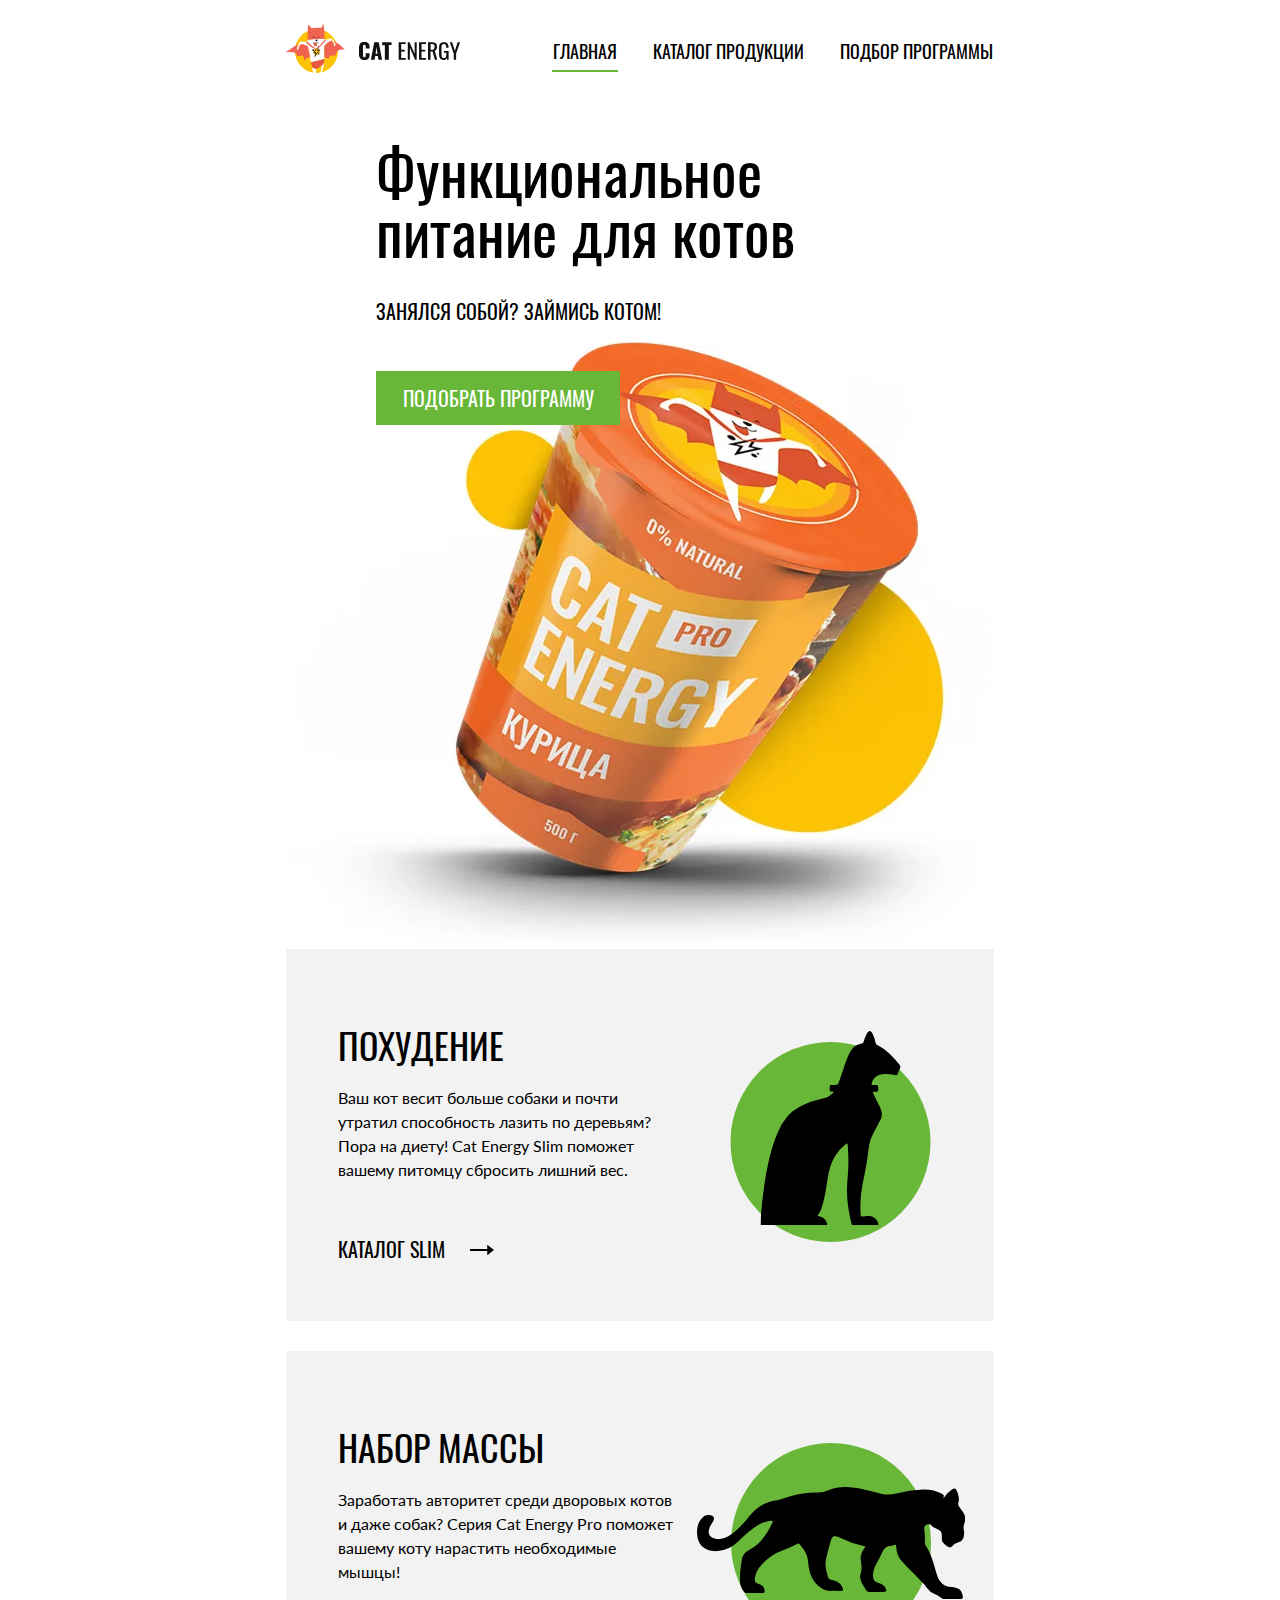
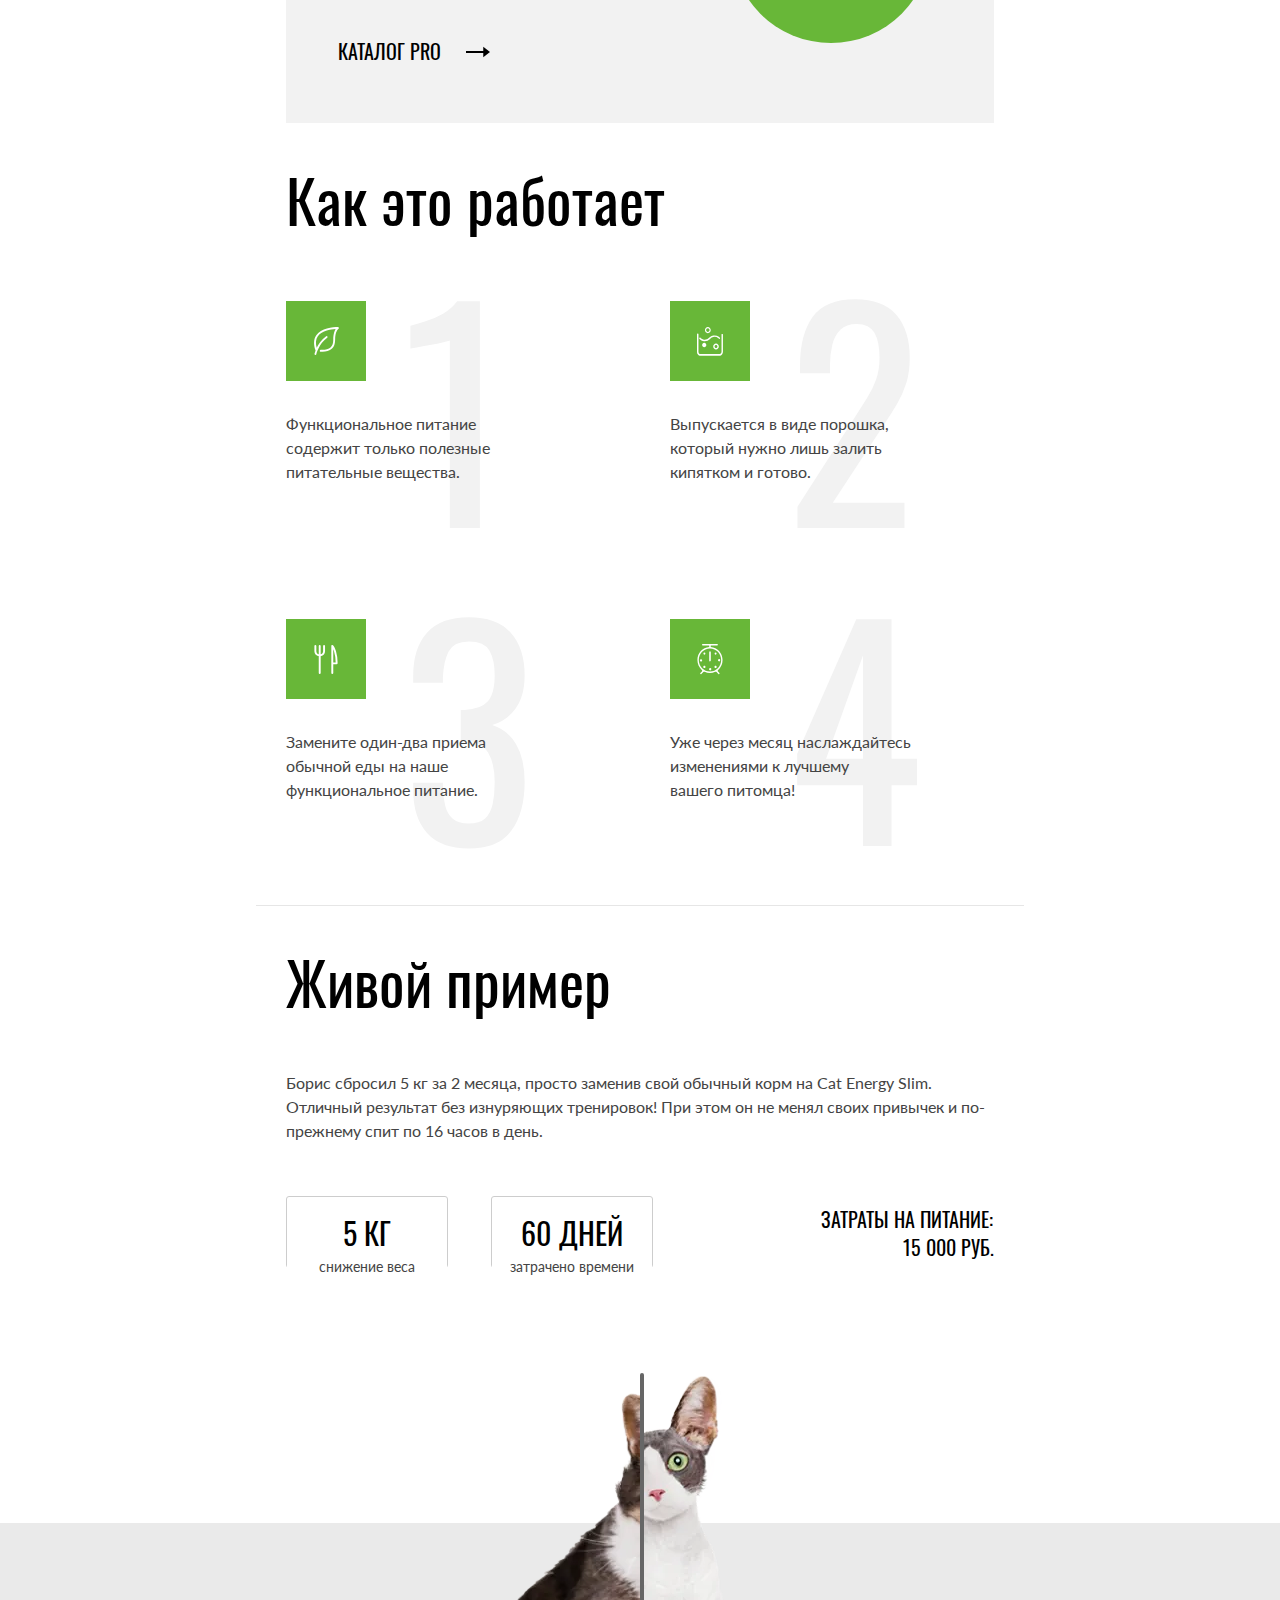
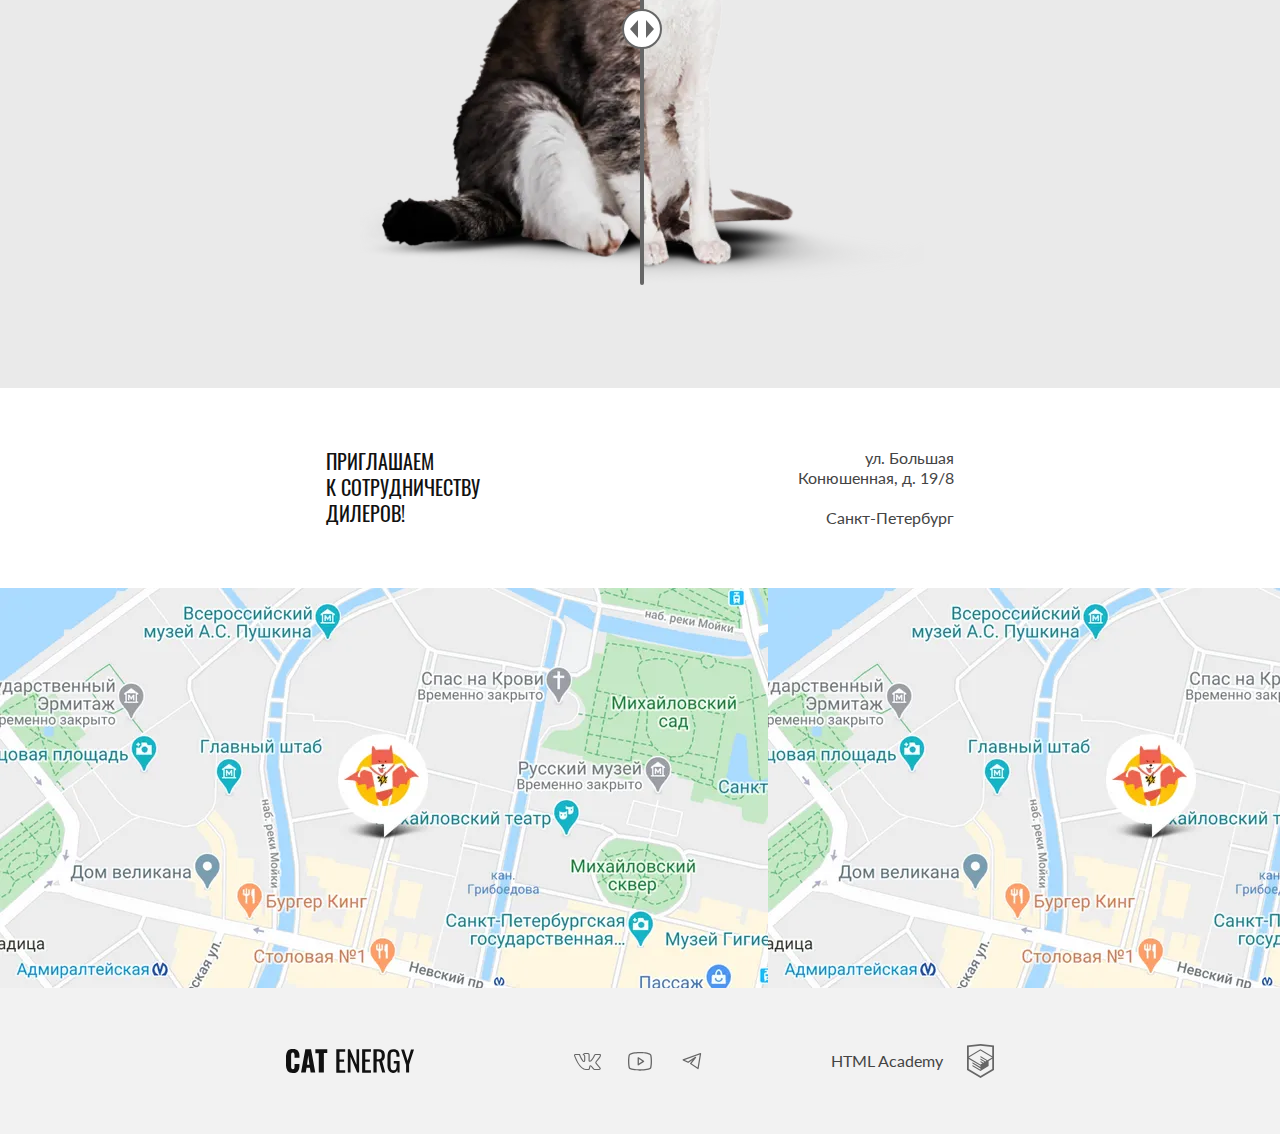
<file: index.html>
<!DOCTYPE html><html class="page" lang="ru"><head><meta charset="UTF-8"><title>Интернет-магазин Cat Enegry | Главная страница</title><meta name="viewport" content="width=device-width,initial-scale=1"><link rel="preload" href="fonts/lato/Lato-Regular.woff2" as="font" type="font/woff" crossorigin="anonymous"><link rel="preload" href="fonts/oswald/oswaldregular.woff2" as="font" type="font/woff" crossorigin="anonymous"><link rel="icon" href="favicon.ico"><link rel="icon" href="favicons/icon.svg" type="image/svg+xml"><link rel="apple-touch-icon" href="favicons/apple-touch-icon.png"><link rel="manifest" href="manifest.webmanifest"><link rel="stylesheet" href="styles/styles.css"><script src="scripts/index.js" defer="defer"></script></head><body class="page__body"><header class="main-header" data-test="header"><div class="main-header__wrapper container"><a class="main-header__logo logo" href="index.html"><picture><source media="(min-width: 1440px)" srcset="images/logo/logo-desctop.svg" width="70" height="59" type="image/svg+xml"><source media="(min-width: 768px)" srcset="images/logo/logo-tablet.svg" width="60" height="50" type="image/svg+xml"><img class="logo__logo-icon" src="images/logo/logo-mobile.svg" width="33" height="38" alt="Логотип Cat Energy"></picture><img class="logo__text logo__text--header" src="images/logo/logo-text-mobile.svg" width="101" height="18" alt="Cat Energy"></a><nav class="navigation navigation--closed navigation--nojs"><button class="navigation__toggle" type="button"><span class="visually-hidden">Открыть меню</span></button><ul class="navigation__list navigation__list--accent-color"><li class="navigation__item"><a class="navigation__link navigation__link--current" href="#">Главная</a></li><li class="navigation__item"><a class="navigation__link" href="catalog.html">Каталог продукции</a></li><li class="navigation__item"><a class="navigation__link" href="form.html">Подбор программы</a></li></ul></nav></div></header><main class="main-container"><h1 class="visually-hidden">Интернет-магазин Кэт-энерджи</h1><section class="hero" data-test="hero"><div class="hero__wrapper container"><h2 class="hero__title first-title">Функциональное питание для котов</h2><p class="hero__slogan">Занялся собой? Займись котом!</p><div class="hero__picture"><picture><source type="image/webp" media="(min-width: 1440px)" width="552" height="499" srcset="images/hero/hero-desctop@1x.webp, images/hero/hero-desctop@2x.webp 2x"><source type="image/webp" media="(min-width: 768px)" width="709" height="609" srcset="images/hero/hero-tablet@1x.webp, images/hero/hero-tablet@2x.webp 2x"><source type="image/webp" srcset="images/hero/hero-mobile@1x.webp, images/hero/hero-mobile@2x.webp 2x"><source media="(min-width: 1440px)" srcset="images/hero/hero-desctop@1x.png, images/hero/hero-desctop@2x.png 2x" width="552" height="499" type="image/png"><source media="(min-width: 768px)" srcset="images/hero/hero-tablet@1x.png, images/hero/hero-tablet@2x.png 2x" width="709" height="609" type="image/png"><img class="hero__image" src="images/hero/hero-mobile@1x.png" srcset="images/hero/hero-mobile@2x.png 2x" width="280" height="270" alt="Изображение питания для кота"></picture></div><a class="hero__button button button--big" href="form.html">Подобрать программу</a></div></section><section class="programm" data-test="programs"><div class="programm__wrapper container"><h2 class="visually-hidden">Каталог продукции</h2><ul class="programm__list"><li class="programm__item programm__item--slim"><h3 class="programm__title">Похудение</h3><p class="programm__text first-text">Ваш кот весит больше собаки и почти утратил способность лазить по деревьям? Пора на диету! Cat Energy Slim поможет вашему питомцу сбросить лишний вес.</p><a class="programm__button" href="catalog.html">Каталог slim</a></li><li class="programm__item programm__item--pro"><h3 class="programm__title">Набор массы</h3><p class="programm__text first-text">Заработать авторитет среди дворовых котов и даже собак? Серия Cat Energy Pro поможет вашему коту нарастить необходимые мышцы!</p><a class="programm__button" href="catalog.html">Каталог pro</a></li></ul></div></section><section class="advantages" data-test="features"><div class="advantages__wrapper container"><h2 class="advantages__title first-title">Как это работает</h2><ul class="advantages__list"><li class="advantages__item advantages__item--icon-leaf"><p class="advantages__text first-text">Функциональное питание содержит только полезные питательные вещества.</p></li><li class="advantages__item advantages__item--icon-water"><p class="advantages__text first-text">Выпускается в виде порошка, который нужно лишь залить кипятком и готово.</p></li><li class="advantages__item advantages__item--icon-eat"><p class="advantages__text first-text">Замените один-два приема обычной еды на наше функциональное питание.</p></li><li class="advantages__item advantages__item--icon-period"><p class="advantages__text first-text">Уже через месяц наслаждайтесь изменениями к лучшему вашего&nbsp;питомца!</p></li></ul></div></section><section class="statistics" data-test="proof"><div class="statistics__wrapper container"><h2 class="statistics__title first-title">Живой пример</h2><div class="statistics__info"><p class="statistics__text first-text">Борис сбросил 5 кг за 2 месяца, просто заменив свой обычный корм на Cat Energy Slim. Отличный результат без&nbsp;изнуряющих тренировок! При этом он не менял своих привычек и по-прежнему спит по 16 часов в день.</p><ul class="statistics__list"><li class="statistics__item"><span class="statistics__number">5 кг</span> <span class="statistics__description">снижение веса</span></li><li class="statistics__item"><span class="statistics__number">60 дней</span> <span class="statistics__description">затрачено времени</span></li></ul><p class="statistics__total">Затраты на питание:<span class="statistics__price">15 000 РУБ.</span></p></div><div class="statistics__slider slider"><picture><source type="image/webp" media="(min-width: 768px)" srcset="images/slider/fat-cat-tablet@1x.webp, images/slider/fat-cat-tablet@2x.webp 2x"><source type="image/webp" srcset="images/slider/fat-cat-mobile@1x.webp, images/slider/fat-cat-mobile@2x.webp 2x"><source media="(min-width: 768px)" srcset="images/slider/fat-cat-tablet@1x.png, images/slider/fat-cat-tablet@2x.png 2x" width="560" height="512" type="image/png"><img class="slider__img slider__img--before" src="images/slider/fat-cat-mobile@1x.png" srcset="images/slider/fat-cat-mobile@2x.png 2x" width="280" height="256" alt="Изображение толстого кота"></picture><div class="slider__toggle"><button class="slider__button" type="button"><span class="visually-hidden">Передвинуть ползунок слайдера</span></button></div><picture><source type="image/webp" media="(min-width: 768px)" srcset="images/slider/slim-cat-tablet@1x.webp, images/slider/slim-cat-tablet@2x.webp 2x"><source type="image/webp" srcset="images/slider/slim-cat-mobile@1x.webp, images/slider/slim-cat-mobile@2x.webp 2x"><source media="(min-width: 768px)" srcset="images/slider/slim-cat-tablet@1x.png, images/slider/slim-cat-tablet@2x.png 2x" width="560" height="512" type="image/png"><img class="slider__img slider__img--after" src="images/slider/slim-cat-mobile@1x.png" srcset="images/slider/slim-cat-mobile@2x.png 2x" width="280" height="256" alt="Изображение стройного кота"></picture></div></div></section><section class="contacts" data-test="contacts"><div class="contacts__wrapper container"><h2 class="visually-hidden">Контакты</h2><p class="contacts__slogan catalog-title">Приглашаем к&nbsp;сотрудничеству дилеров!</p><address class="contacts__address first-text">ул. Большая Конюшенная, д. 19/8 <span class="contacts__address-city">Санкт-Петербург</span></address></div><div class="contacts__map-container"><iframe src="https://www.google.com/maps/embed?pb=!1m18!1m12!1m3!1d1998.6036257197604!2d30.32047247643529!3d59.93871916209452!2m3!1f0!2f0!3f0!3m2!1i1024!2i768!4f13.1!3m3!1m2!1s0x4696310fca145cc1%3A0x42b32648d8238007!2z0JHQvtC70YzRiNCw0Y8g0JrQvtC90Y7RiNC10L3QvdCw0Y8g0YPQuy4sIDE5LzgsINCh0LDQvdC60YIt0J_QtdGC0LXRgNCx0YPRgNCzLCDQoNC-0YHRgdC40Y8sIDE5MTE4Ng!5e0!3m2!1sru!2s!4v1716562165435!5m2!1sru!2s" allowfullscreen="" loading="lazy" referrerpolicy="no-referrer-when-downgrade" title="Карта магазина по адресу ул.Большая Конюшенная, д.19/8, Санкт-Петербург"></iframe></div></section></main><footer class="main-footer" data-test="footer"><div class="main-footer__wrapper container"><a class="main-footer__logo logo" href="https://htmlacademy.ru/intensive/adaptive"><img class="logo__text logo__text--footer" src="images/logo/logo-footer.svg" width="128" height="24" alt="Логотит интернет-магазина Cat Energy"></a><ul class="main-footer__social social-list"><li class="social-list__item"><a class="social-list__link social-list__link--vkontakte" href="https://vk.com/htmlacademy" target="_blank" rel="noopener noreferrer"><span class="visually-hidden">Вконтакте</span></a></li><li class="social-list__item"><a class="social-list__link social-list__link--youtube" href="https://www.youtube.com/user/htmlacademyru" target="_blank" rel="noopener noreferrer"><span class="visually-hidden">Ютуб</span></a></li><li class="social-list__item"><a class="social-list__link social-list__link--telegram" href="https://t.me/htmlacademy" target="_blank" rel="noopener noreferrer"><span class="visually-hidden">Телеграм</span></a></li></ul><a class="main-footer__copyright copyright-link" href="https://htmlacademy.ru/intensive/adaptive" target="_blank" rel="noopener noreferrer"><span class="copyright-link__text">HTML Academy</span></a></div></footer></body></html>
</file>
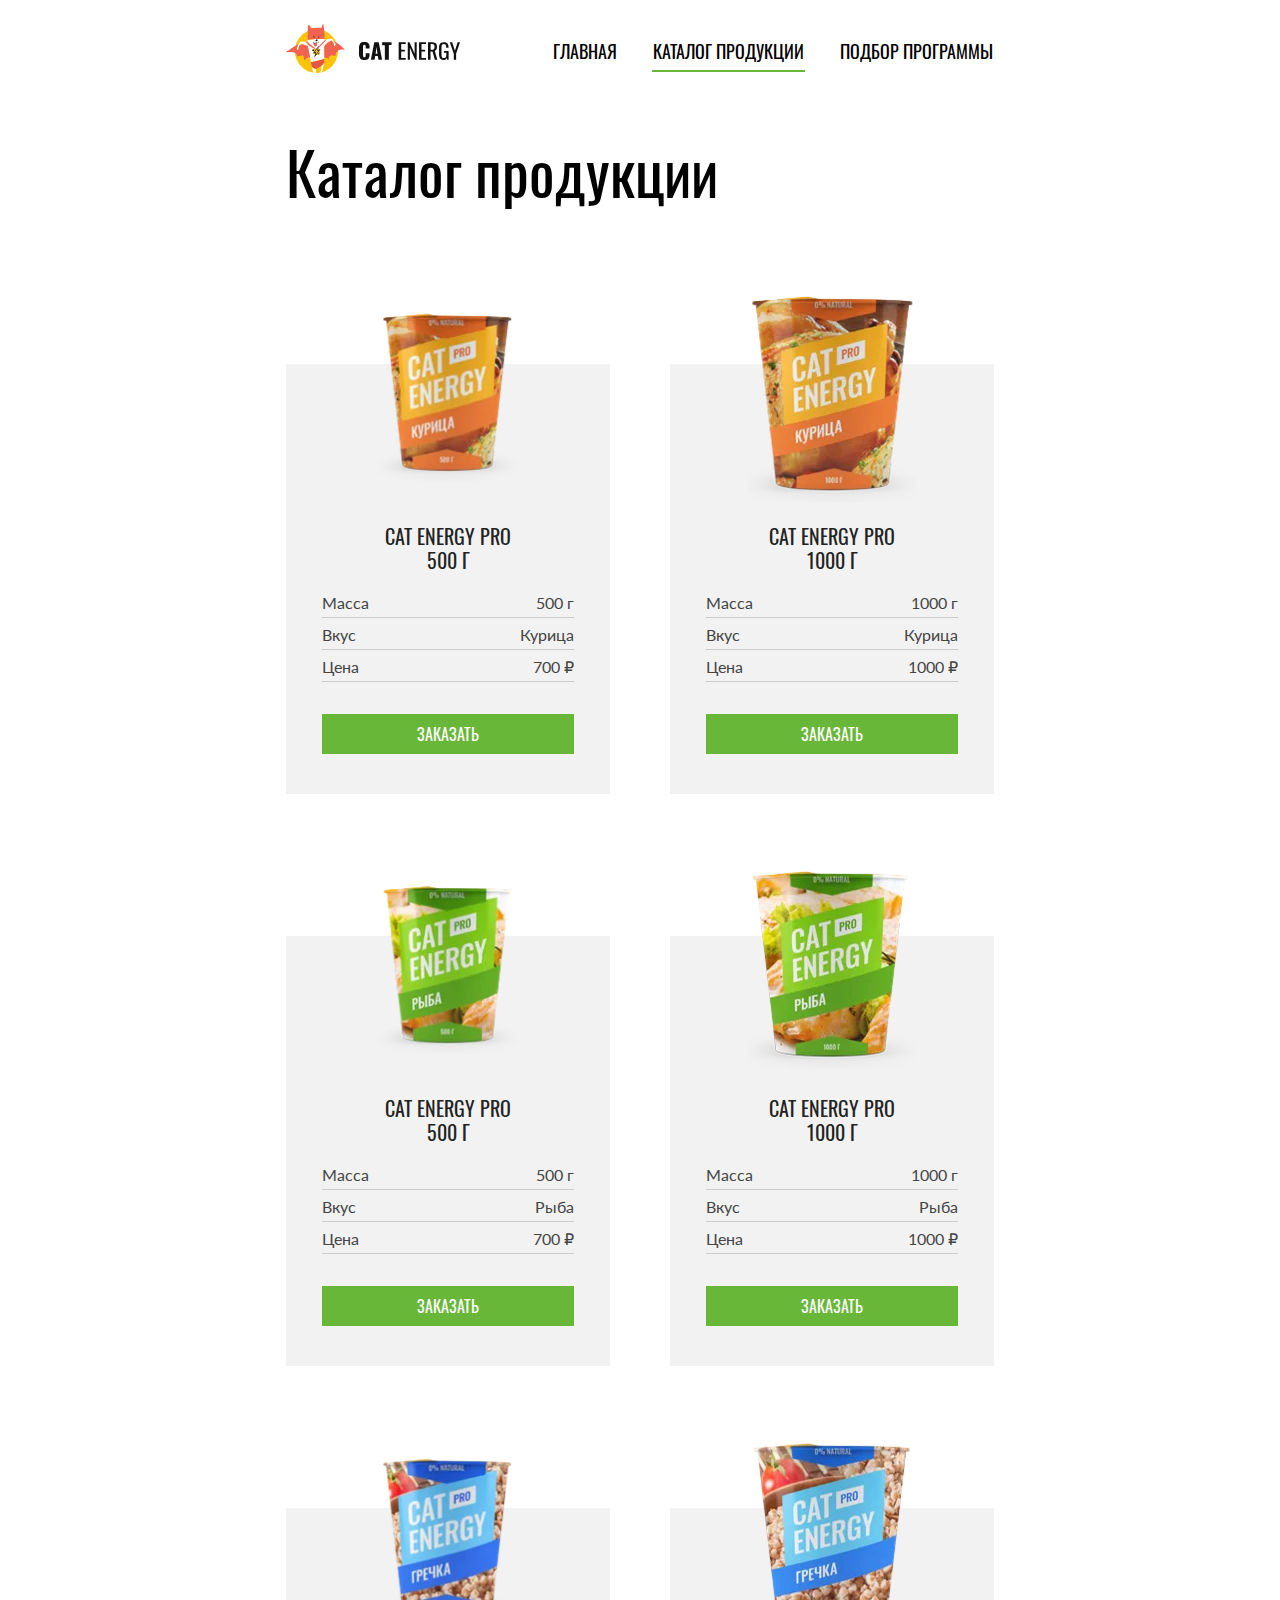
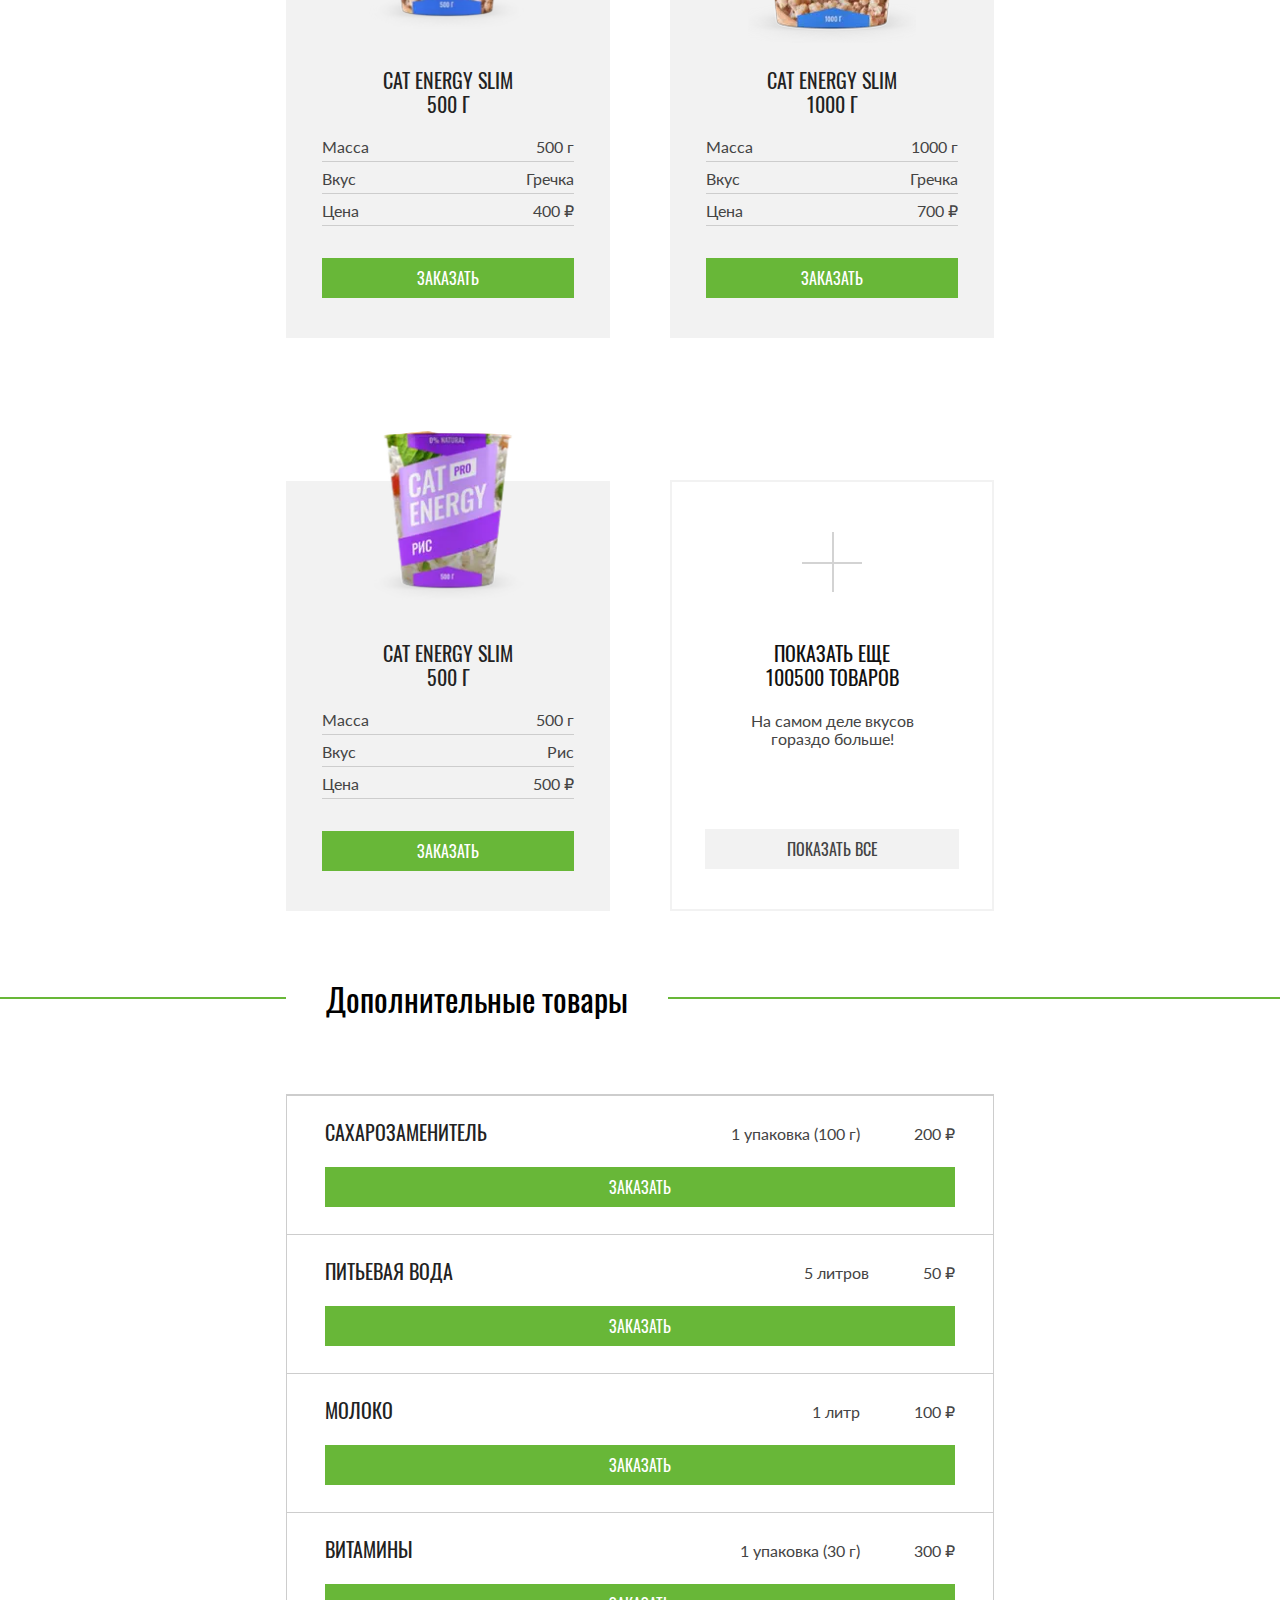
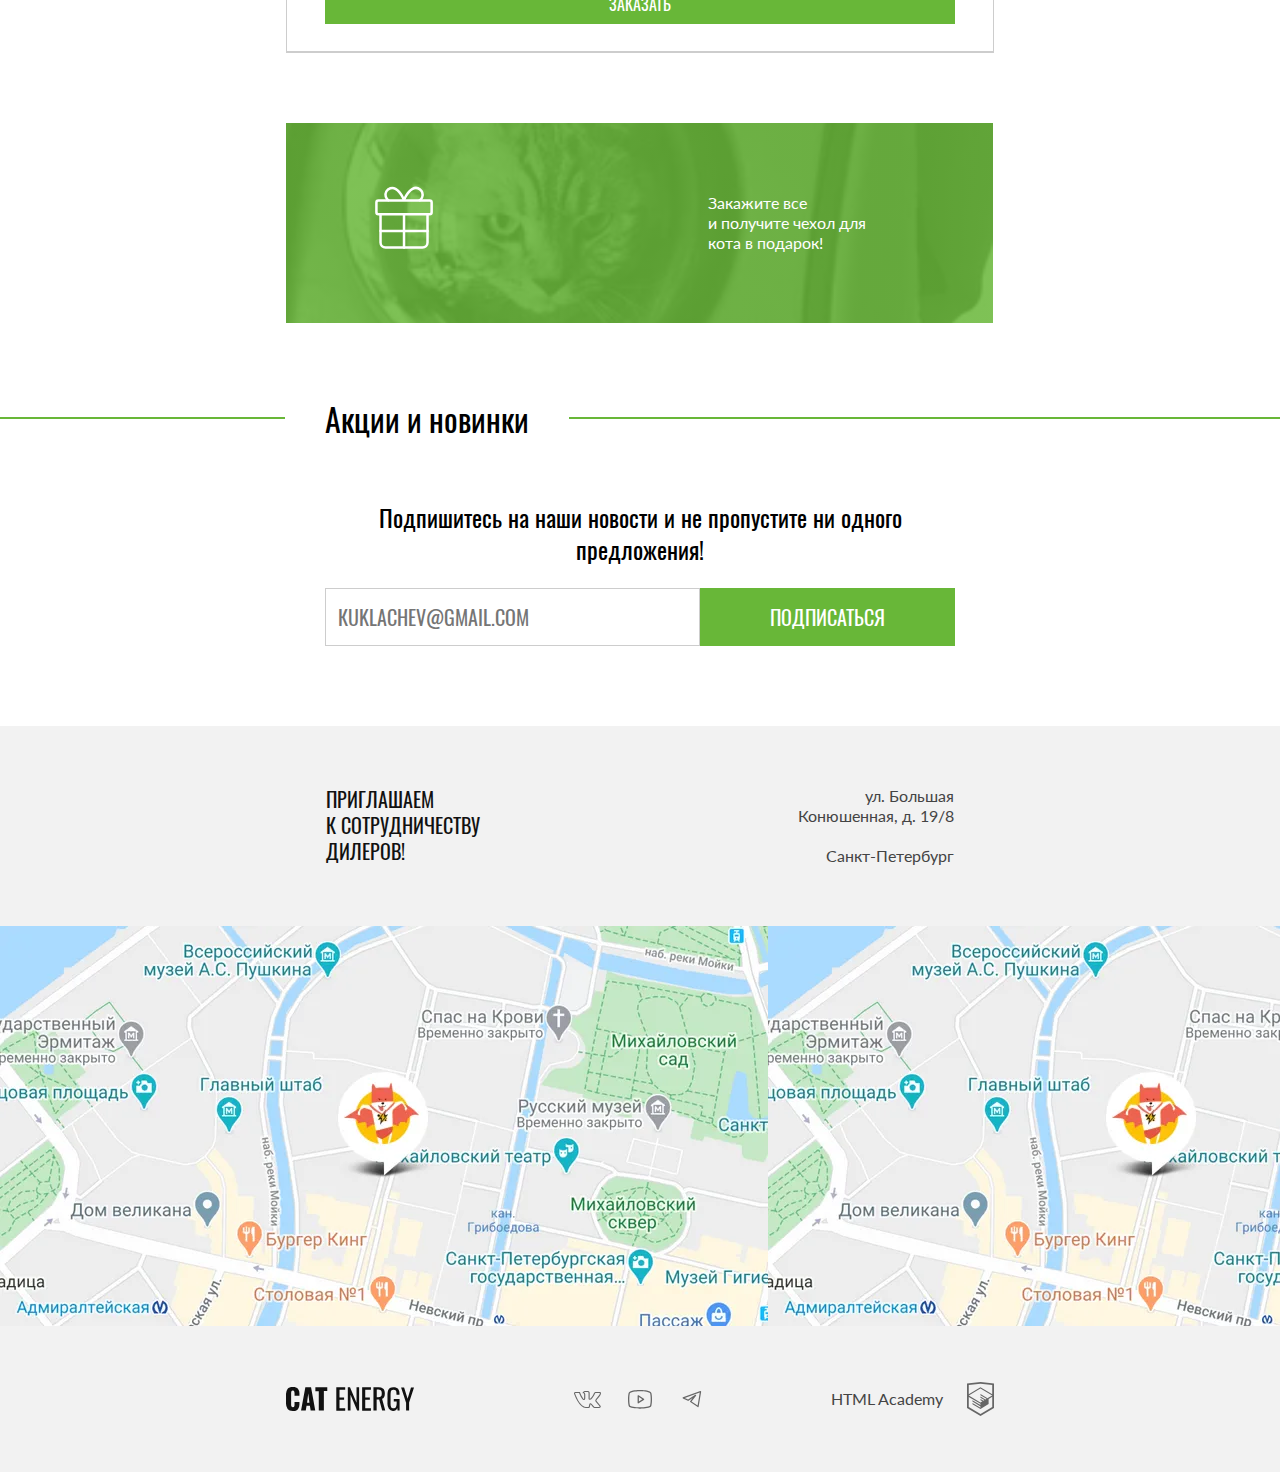
<file: catalog.html>
<!DOCTYPE html><html class="page" lang="ru"><head><meta charset="UTF-8"><title>Интернет-магазин Cat Enegry | Каталог</title><meta name="viewport" content="width=device-width,initial-scale=1"><link rel="preload" href="fonts/lato/Lato-Regular.woff2" as="font" type="font/woff" crossorigin="anonymous"><link rel="preload" href="fonts/oswald/oswaldregular.woff2" as="font" type="font/woff" crossorigin="anonymous"><link rel="icon" href="favicon.ico"><link rel="icon" href="favicons/icon.svg" type="image/svg+xml"><link rel="apple-touch-icon" href="favicons/apple-touch-icon.png"><link rel="manifest" href="manifest.webmanifest"><link rel="stylesheet" href="styles/styles.css"><script src="scripts/index.js" defer="defer"></script></head><body class="page__body"><header class="main-header main-header--inner" data-test="header"><div class="main-header__wrapper container"><a class="main-header__logo logo" href="index.html"><picture><source media="(min-width: 1440px)" srcset="images/logo/logo-desctop.svg" width="70" height="59" type="image/svg+xml"><source media="(min-width: 768px)" srcset="images/logo/logo-tablet.svg" width="60" height="50" type="image/svg+xml"><img class="logo__icon" src="images/logo/logo-mobile.svg" width="33" height="38" alt="Логотип Cat Energy"></picture><img class="logo__text logo__text--header" src="images/logo/logo-text-mobile.svg" width="101" height="18" alt="Cat Energy"></a><nav class="navigation navigation--opened navigation--no-js"><button class="navigation__toggle" type="button"><span class="visually-hidden">Открыть меню</span></button><ul class="navigation__list"><li class="navigation__item"><a class="navigation__link" href="index.html">Главная</a></li><li class="navigation__item"><a class="navigation__link navigation__link--current" href="catalog.html">Каталог продукции</a></li><li class="navigation__item"><a class="navigation__link" href="form.html">Подбор программы</a></li></ul></nav></div></header><main class="inner-container"><div class="inner-heading container"><h1 class="inner-heading__title first-title">Каталог продукции</h1></div><section class="catalog" data-test="catalog"><div class="catalog__wrapper container"><h2 class="visually-hidden">Основная продукция</h2><ul class="catalog__list"><li class="catalog__item product-card"><a class="product-card__link-image" href="#"><picture><source type="image/webp" media="(min-width: 768px)" width="161" height="172" srcset="images/catalog-items/chiken/chiken-500-tablet@1x.webp, images/catalog-items/chiken/chiken-500-tablet@2x.webp 2x"><source type="image/webp" width="68" height="86" srcset="images/catalog-items/chiken/chiken-500-mobile@1x.webp, images/catalog-items/chiken/chiken-500-mobile@2x.webp 2x"><source media="(min-width: 768px)" srcset="images/catalog-items/chiken/chiken-500-tablet@1x.png, images/catalog-items/chiken/chiken-500-tablet@2x.png 2x" width="161" height="172" type="image/png"><img class="product-card__image" src="images/catalog-items/chiken/chiken-500-mobile@1x.png" srcset="images/catalog-items/chiken/chiken-500-mobile@2x.png 2x" width="68" height="86" alt="Корм со вкусом курицы 500 г"></picture></a><div class="product-card__property-wrapper"><h3 class="product-card__title catalog-title"><a class="product-card__link-title" href="#">Cat Energy PRO 500 г</a></h3><dl class="product-card__property"><div class="product-card__info"><dt class="product-card__parameter">Масса</dt><dd class="product-card__value">500 г</dd></div><div class="product-card__info"><dt class="product-card__parameter">Вкус</dt><dd class="product-card__value">Курица</dd></div><div class="product-card__info"><dt class="product-card__parameter">Цена</dt><dd class="product-card__value">700 ₽</dd></div></dl></div><a class="product-card__button button" href="#">Заказать</a></li><li class="catalog__item product-card"><a class="product-card__link-image" href="#"><picture><source type="image/webp" media="(min-width: 1440px)" width="172" height="196" srcset="images/catalog-items/chiken/chiken-1000-desctop@1x.webp, images/catalog-items/chiken/chiken-1000-desctop@2x.webp 2x"><source type="image/webp" media="(min-width: 768px)" width="168" height="200" srcset="images/catalog-items/chiken/chiken-1000-tablet@1x.webp, images/catalog-items/chiken/chiken-1000-tablet@2x.webp 2x"><source type="image/webp" width="84" height="100" srcset="images/catalog-items/chiken/chiken-1000-mobile@1x.webp, images/catalog-items/chiken/chiken-1000-mobile@2x.webp 2x"><source media="(min-width: 1440px)" srcset="images/catalog-items/chiken/chiken-1000-desctop@1x.png, images/catalog-items/chiken/chiken-1000-desctop@2x.png 2x" width="169" height="210" type="image/png"><source media="(min-width: 768px)" srcset="images/catalog-items/chiken/chiken-1000-tablet@1x.png, images/catalog-items/chiken/chiken-1000-tablet@2x.png 2x" width="168" height="206" type="image/png"><img class="product-card__image" src="images/catalog-items/chiken/chiken-1000-mobile@1x.png" srcset="images/catalog-items/chiken/chiken-1000-mobile@2x.png 2x" width="84" height="100" alt="Корм со вкусом курицы 1000 г"></picture></a><div class="product-card__property-wrapper"><h3 class="product-card__title catalog-title"><a class="product-card__link-title" href="#">Cat Energy PRO 1000 г</a></h3><dl class="product-card__property"><div class="product-card__info"><dt class="product-card__parameter">Масса</dt><dd class="product-card__value">1000 г</dd></div><div class="product-card__info"><dt class="product-card___parameter">Вкус</dt><dd class="product-card__value">Курица</dd></div><div class="product-card__info"><dt class="product-card__parameter">Цена</dt><dd class="product-card__value">1000 ₽</dd></div></dl></div><a class="product-card__button button" href="#">Заказать</a></li><li class="catalog__item product-card"><a class="product-card__link-image" href="#"><picture><source type="image/webp" media="(min-width: 1440px)" width="172" height="196" srcset="images/catalog-items/fish/fish-500-desctop@1x.webp, images/catalog-items/fish/fish-500-desctop@2x.webp 2x"><source type="image/webp" media="(min-width: 768px)" width="161" height="172" srcset="images/catalog-items/fish/fish-500-tablet@1x.webp, images/catalog-items/fish/fish-500-tablet@2x.webp 2x"><source type="image/webp" width="68" height="86" srcset="images/catalog-items/fish/fish-500-mobile@1x.webp, images/catalog-items/fish/fish-500-mobile@2x.webp 2x"><source media="(min-width: 1440px)" srcset="images/catalog-items/fish/fish-500-desctop@1x.png, images/catalog-items/fish/fish-500-desctop@2x.png 2x" width="172" height="196" type="image/png"><source media="(min-width: 768px)" srcset="images/catalog-items/fish/fish-500-tablet@1x.png, images/catalog-items/fish/fish-500-tablet@2x.png 2x" width="163" height="174" type="image/png"><img class="product-card__image" src="images/catalog-items/fish/fish-500-mobile@1x.png" srcset="images/catalog-items/fish/fish-500-mobile@2x.png 2x" width="68" height="86" alt="Корм со вкусом рыбы 500 г"></picture></a><div class="product-card__property-wrapper"><h3 class="product-card__title catalog-title"><a class="product-card__link-title" href="#">Cat Energy PRO 500 г</a></h3><dl class="product-card__property"><div class="product-card__info"><dt class="product-card__parameter">Масса</dt><dd class="product-card__value">500 г</dd></div><div class="product-card__info"><dt class="product-card__parameter">Вкус</dt><dd class="product-card__value">Рыба</dd></div><div class="product-card__info"><dt class="product-card__parameter">Цена</dt><dd class="product-card__value">700 ₽</dd></div></dl></div><a class="product-card__button button" href="#">Заказать</a></li><li class="catalog__item product-card"><a class="product-card__link-image" href="#"><picture><source type="image/webp" media="(min-width: 1440px)" width="172" height="196" srcset="images/catalog-items/fish/fish-1000-desctop@1x.webp, images/catalog-items/fish/fish-1000-desctop@2x.webp 2x"><source type="image/webp" media="(min-width: 768px)" width="168" height="200" srcset="images/catalog-items/fish/fish-1000-tablet@1x.webp, images/catalog-items/fish/fish-1000-tablet@2x.webp 2x"><source type="image/webp" width="84" height="100" srcset="images/catalog-items/fish/fish-1000-mobile@1x.webp, images/catalog-items/fish/fish-1000-mobile@2x.webp 2x"><source media="(min-width: 1440px)" srcset="images/catalog-items/fish/fish-1000-desctop@1x.png, images/catalog-items/fish/fish-1000-desctop@2x.png 2x" width="172" height="196" type="image/png"><source media="(min-width: 768px)" srcset="images/catalog-items/fish/fish-1000-tablet@1x.png, images/catalog-items/fish/fish-1000-tablet@2x.png 2x" width="168" height="200" type="image/png"><img src="images/catalog-items/fish/fish-1000-mobile@1x.png" srcset="images/catalog-items/fish/fish-1000-mobile@2x.png 2x" width="84" height="100" alt="Корм со вкусом рыбы 1000 г"></picture></a><div class="product-card__property-wrapper"><h3 class="product-card__title catalog-title"><a class="product-card__link-title" href="#">Cat Energy PRO 1000 г</a></h3><dl class="product-card__property"><div class="product-card__info"><dt class="product-card__parameter">Масса</dt><dd class="product-card__value">1000 г</dd></div><div class="product-card__info"><dt class="product-card__parameter">Вкус</dt><dd class="product-card__value">Рыба</dd></div><div class="product-card__info"><dt class="product-card__parameter">Цена</dt><dd class="product-card__value">1000 ₽</dd></div></dl></div><a class="product-card__button button" href="#">Заказать</a></li><li class="catalog__item product-card"><a class="product-card__link-image" href="#"><picture><source type="image/webp" media="(min-width: 768px)" width="161" height="172" srcset="images/catalog-items/buckwheat/buckwheat-500-tablet@1x.webp, images/catalog-items/buckwheat/buckwheat-500-tablet@2x.webp 2x"><source type="image/webp" width="68" height="86" srcset="images/catalog-items/buckwheat/buckwheat-500-mobile@1x.webp, images/catalog-items/buckwheat/buckwheat-500-mobile@2x.webp 2x"><source media="(min-width: 768px)" srcset="images/catalog-items/buckwheat/buckwheat-500-tablet@1x.png, images/catalog-items/buckwheat/buckwheat-500-tablet@2x.png 2x" width="161" height="171" type="image/png"><img src="images/catalog-items/buckwheat/buckwheat-500-mobile@1x.png" srcset="images/catalog-items/buckwheat/buckwheat-500-mobile@2x.png 2x" width="68" height="86" alt="Корм со вкусом гречки 500 г"></picture></a><div class="product-card__property-wrapper"><h3 class="product-card__title catalog-title"><a class="product-card__link-title" href="#">Cat Energy SLIM 500 г</a></h3><dl class="product-card__property"><div class="product-card__info"><dt class="product-card__parameter">Масса</dt><dd class="product-card__value">500 г</dd></div><div class="product-card__info"><dt class="product-card__parameter">Вкус</dt><dd class="product-card__value">Гречка</dd></div><div class="product-card__info"><dt class="product-card__parameter">Цена</dt><dd class="product-card__value">400 ₽</dd></div></dl></div><a class="product-card__button button" href="#">Заказать</a></li><li class="catalog__item product-card"><a class="product-card__link-image" href="#"><picture><source type="image/webp" media="(min-width: 1440px)" width="172" height="196" srcset="images/catalog-items/buckwheat/buckwheat-1000-desctop@1x.webp, images/catalog-items/buckwheat/buckwheat-1000-desctop@2x.webp 2x"><source type="image/webp" media="(min-width: 768px)" width="168" height="200" srcset="images/catalog-items/buckwheat/buckwheat-1000-tablet@1x.webp, images/catalog-items/buckwheat/buckwheat-1000-tablet@2x.webp 2x"><source type="image/webp" width="84" height="100" srcset="images/catalog-items/buckwheat/buckwheat-1000-mobile@1x.webp, images/catalog-items/buckwheat/buckwheat-1000-mobile@2x.webp 2x"><source media="(min-width: 1440px)" srcset="images/catalog-items/buckwheat/buckwheat-1000-desctop@1x.png, images/catalog-items/buckwheat/buckwheat-1000-desctop@2x.png 2x" width="172" height="196" type="image/png"><source media="(min-width: 768px)" srcset="images/catalog-items/buckwheat/buckwheat-1000-tablet@1x.png, images/catalog-items/buckwheat/buckwheat-1000-tablet@2x.png 2x" width="168" height="200" type="image/png"><img src="images/catalog-items/buckwheat/buckwheat-1000-mobile@1x.png" srcset="images/catalog-items/buckwheat/buckwheat-1000-mobile@2x.png 2x" width="84" height="100" alt="Корм со вкусом гречки 1000 г"></picture></a><div class="product-card__property-wrapper"><h3 class="product-card__title catalog-title"><a class="product-card__link-title" href="#">Cat Energy SLIM 1000 г</a></h3><dl class="product-card__property"><div class="product-card__info"><dt class="product-card__parameter">Масса</dt><dd class="product-card__value">1000 г</dd></div><div class="product-card__info"><dt class="product-card__parameter">Вкус</dt><dd class="product-card__value">Гречка</dd></div><div class="product-card__info"><dt class="product-card__parameter">Цена</dt><dd class="product-card__value">700 ₽</dd></div></dl></div><a class="product-card__button button" href="#">Заказать</a></li><li class="catalog__item product-card"><a class="product-card__link-image" href="#"><picture><source type="image/webp" media="(min-width: 768px)" width="161" height="172" srcset="images/catalog-items/rise/rise-500-tablet@1x.webp, images/catalog-items/rise/rise-500-tablet@2x.webp 2x"><source type="image/webp" width="68" height="86" srcset="images/catalog-items/rise/rise-500-mobile@1x.webp, images/catalog-items/rise/rise-500-mobile@2x.webp 2x"><source media="(min-width: 768px)" srcset="images/catalog-items/rise/rise-500-tablet@1x.png, images/catalog-items/rise/rise-500-tablet@2x.png 2x" width="163" height="174" type="image/png"><img src="images/catalog-items/rise/rise-500-mobile@1x.png" srcset="images/catalog-items/rise/rise-500-mobile@2x.png 2x" width="68" height="86" alt="Корм со вкусом риса 500 г"></picture></a><div class="product-card__property-wrapper"><h3 class="product-card__title catalog-title"><a class="product-card__link-title" href="#">Cat Energy SLIM 500 г</a></h3><dl class="product-card__property"><div class="product-card__info"><dt class="product-card__parameter">Масса</dt><dd class="product-card__value">500 г</dd></div><div class="product-card__info"><dt class="product-card__parameter">Вкус</dt><dd class="product-card__value">Рис</dd></div><div class="product-card__info"><dt class="product-card__parameter">Цена</dt><dd class="product-card__value">500 ₽</dd></div></dl></div><a class="product-card__button button" href="#">Заказать</a></li><li class="catalog__item catalog__item--show-more"><h3 class="catalog__item-title catalog-title"><a class="catalog__item-link" href="#">Показать еще 100500&nbsp;товаров</a></h3><p class="catalog__item-text">На самом деле вкусов гораздо&nbsp;больше!</p><a class="catalog__button button button--show-more" href="#">Показать все</a></li></ul></div></section><section class="additional container" data-test="additional"><h2 class="additional__title second-title accent-line">Дополнительные товары</h2><div class="additional__wrapper"><ul class="additional__list"><li class="additional__item"><h3 class="additional__name catalog-title">Сахарозаменитель</h3><dl class="additional__property first-text"><dt class="additional__parameter">1 упаковка (100 г)</dt><dd class="additional__value">200 ₽</dd></dl><a class="additional__button button button--primary" href="#">Заказать</a></li><li class="additional__item"><h3 class="additional__name catalog-title">Питьевая вода</h3><dl class="additional__property first-text"><dt class="additional__parameter">5 литров</dt><dd class="additional__value">50 ₽</dd></dl><a class="additional__button button button--primary" href="#">Заказать</a></li><li class="additional__item"><h3 class="additional__name catalog-title">Молоко</h3><dl class="additional__property first-text"><dt class="additional__parameter">1 литр</dt><dd class="additional__value">100 ₽</dd></dl><a class="additional__button button button--primary" href="#">Заказать</a></li><li class="additional__item"><h3 class="additional__name catalog-title">Витамины</h3><dl class="additional__property first-text"><dt class="additional__parameter">1 упаковка (30 г)</dt><dd class="additional__value">300 ₽</dd></dl><a class="additional__button button button--primary" href="#">Заказать</a></li></ul><div class="widgit"><p class="widgit__text">Закажите все и&nbsp;получите чехол&nbsp;для кота в подарок!</p></div></div></section><section class="subscribe"><div class="subscribe__wrapper container"><h2 class="subscribe__title second-title accent-line">Акции и новинки</h2><p class="subscribe__text">Подпишитесь на наши новости и не пропустите ни одного предложения!</p><form class="subscribe__form form" action="https://echo.htmlacademy.ru/" method="post"><label class="visually-hidden" for="form-email">Ваш email</label> <input class="form__field" type="email" id="form-email" name="user-email" placeholder="кuklachev@gmail.com" required> <button class="form__button button button--big" type="submit">Подписаться</button></form></div></section><section class="contacts contacts--grey" data-test="contacts"><div class="contacts__wrapper container"><h2 class="visually-hidden">Контакты</h2><p class="contacts__slogan catalog-title">Приглашаем к&nbsp;сотрудничеству дилеров!</p><address class="contacts__address first-text">ул. Большая Конюшенная, д. 19/8 <span class="contacts__address-city">Санкт-Петербург</span></address></div><div class="contacts__map-container"><iframe src="https://www.google.com/maps/embed?pb=!1m18!1m12!1m3!1d1998.6036257197604!2d30.32047247643529!3d59.93871916209452!2m3!1f0!2f0!3f0!3m2!1i1024!2i768!4f13.1!3m3!1m2!1s0x4696310fca145cc1%3A0x42b32648d8238007!2z0JHQvtC70YzRiNCw0Y8g0JrQvtC90Y7RiNC10L3QvdCw0Y8g0YPQuy4sIDE5LzgsINCh0LDQvdC60YIt0J_QtdGC0LXRgNCx0YPRgNCzLCDQoNC-0YHRgdC40Y8sIDE5MTE4Ng!5e0!3m2!1sru!2s!4v1716562165435!5m2!1sru!2s" allowfullscreen="" loading="lazy" referrerpolicy="no-referrer-when-downgrade" title="Карта магазина по адресу ул.Большая Конюшенная, д.19/8, Санкт-Петербург"></iframe></div></section></main><footer class="main-footer" data-test="footer"><div class="main-footer__wrapper container"><a class="main-footer__logo logo" href="https://htmlacademy.ru/intensive/adaptive"><img class="logo__text logo__text--footer" src="images/logo/logo-footer.svg" width="128" height="24" alt="Логотит интернет-магазина Cat Energy"></a><ul class="main-footer__social social-list"><li class="social-list__item"><a class="social-list__link social-list__link--vkontakte" href="https://vk.com/htmlacademy" target="_blank" rel="noopener noreferrer"><span class="visually-hidden">Вконтакте</span></a></li><li class="social-list__item"><a class="social-list__link social-list__link--youtube" href="https://www.youtube.com/user/htmlacademyru" target="_blank" rel="noopener noreferrer"><span class="visually-hidden">Ютуб</span></a></li><li class="social-list__item"><a class="social-list__link social-list__link--telegram" href="https://t.me/htmlacademy" target="_blank" rel="noopener noreferrer"><span class="visually-hidden">Телеграм</span></a></li></ul><a class="main-footer__copyright copyright-link" href="https://htmlacademy.ru/intensive/adaptive" target="_blank" rel="noopener noreferrer"><span class="copyright-link__text">HTML Academy</span></a></div></footer></body></html>
</file>
<file: styles/styles.css>
@font-face{font-family:Lato;font-weight:400;font-style:normal;src:url(../fonts/lato/Lato-Regular.woff2)format("woff2");font-display:swap}@font-face{font-family:Oswald;font-weight:400;font-style:normal;src:url(../fonts/oswald/oswaldregular.woff2)format("woff2");font-display:swap}*,:after,:before{box-sizing:border-box}a{text-decoration:none}img{object-fit:contain;max-width:100%;height:auto}.body{margin:0}.visually-hidden{white-space:nowrap;-webkit-clip-path:inset(100%);clip-path:inset(100%);clip:rect(0 0 0 0);border:0;width:1px;height:1px;margin:-1px;padding:0;position:absolute;overflow:hidden}.button{color:#fff;cursor:pointer;text-transform:uppercase;text-align:center;background-color:#68b738;border:none;align-items:center;padding:10px 15px;font-family:Oswald,Arial,sans-serif;font-size:16px;line-height:20px;text-decoration:none;display:grid}.button:hover{background-color:#5eaa2f}.button:active{color:#ffffff4d}.button:focus{background-color:#5eaa2f}.button:disabled{background-color:#f2f2f2}.button--show-more{color:#444;background-color:#f2f2f2}.button--show-more:hover,.button--show-more:active{background-color:#ebebeb}@media (width>=768px){.button--big{padding:14px 26px;font-size:20px;line-height:26px}}.accent-line:before{content:"";z-index:-1;background-color:#68b738;width:100vw;height:2px;position:absolute;top:42%;right:0;box-shadow:100vw 0 #68b738}.first-title{color:#000;font-family:Oswald,Arial,sans-serif;font-size:36px;font-weight:400;line-height:36px}@media (width>=768px){.first-title{font-size:60px;line-height:60px}}.second-title{color:#000;font-family:Oswald,Arial,sans-serif;font-size:24px;font-weight:400;line-height:24px}@media (width>=768px){.second-title{font-size:32px;line-height:32px}}@media (width>=1440px){.second-title{font-size:40px;line-height:40px}}.catalog-title{color:#222;text-transform:uppercase;font-family:Oswald,Arial,sans-serif;font-size:16px;font-weight:400;line-height:20px}@media (width>=768px){.catalog-title{font-size:20px;line-height:24px}}.first-text{color:#444;font-family:Lato,Arial,sans-serif;font-size:14px;font-weight:400;line-height:18px}@media (width>=768px){.first-text{font-size:16px;line-height:24px}}.page{height:100vh}.page__body{color:#444;background-color:#fff;min-height:100%;margin:0;font-family:Lato,Arial,sans-serif;font-size:14px;font-weight:400;line-height:18px}.container{width:320px;margin:0 auto;padding:0 20px}@media (width>=768px){.container{width:768px;margin:0 auto;padding:0 30px}}@media (width>=1440px){.container{width:1280px;margin:0 auto}}.main-header--inner{box-shadow:0 1px #d9d9d9}@media (width>=768px){.main-header--inner{box-shadow:none}}.main-header__wrapper{flex-direction:column;justify-content:space-between;align-items:center;column-gap:13px;padding-top:13px;padding-bottom:11px;display:flex;position:relative}@media (width>=768px){.main-header__wrapper{flex-direction:row;padding-top:24px}}@media (width>=1440px){.main-header__wrapper{padding-top:54px}}.main-header__logo{align-items:center;gap:56px;display:flex}@media (width>=768px){.main-header__logo{gap:14px;width:174px}}@media (width>=1440px){.main-header__logo{width:202px}}.logo:hover,.logo:focus{opacity:.8}.logo:active{opacity:.6}.logo__text{margin:0 89px 0 0;display:block}@media (width>=768px){.logo__text{margin-right:0}}@media (width>=1440px){.logo__text--header{width:119px}}.navigation{flex-wrap:wrap;display:flex}.navigation__toggle{cursor:pointer;background-color:#fff;border:none;width:26px;height:24px;margin:0;padding:0;display:block;position:absolute;top:20px;right:14px}@media (width>=768px){.navigation__toggle{display:none}}.navigation__list{margin:0;padding:0;font-family:Oswald,Arial,sans-serif;list-style:none}@media (width>=768px){.navigation__list{flex-wrap:wrap;justify-content:flex-start;gap:10px 34px;display:flex}}@media (width>=1440px){.navigation__list{z-index:1;max-width:520px}.navigation__list--accent-color .navigation__link{color:#fff}}@media (width>=768px){.navigation__item,.navigation__item:last-child{border:none}}.navigation__link{color:#000;text-transform:uppercase;font-size:20px;line-height:20px;text-decoration:none}@media (width>=768px){.navigation__link{padding:13px 1px;font-size:18px;line-height:24px;position:relative}}@media (width>=1440px){.navigation__link{padding:17px 0;font-size:20px;line-height:30px}}.navigation__link:hover,.navigation__link:focus{opacity:.6}.navigation__link:active{opacity:.3}@media (width>=768px){.navigation__link--current:after{content:"";background-color:#68b738;width:100%;height:2px;position:absolute;bottom:5px;left:0;right:0}}@media (width>=1440px){.navigation__list--accent-color .navigation__link--current:after{background-color:#fff}}@media (width<=767px){.navigation{width:100%}.navigation--opened .navigation__list{z-index:10;background-color:#fff;width:100%;position:absolute;top:65px;right:0}.navigation--nojs .navigation__list{position:unset}.navigation--closed .navigation__item{display:none}.navigation--opened .navigation__link{text-align:center;padding:22px 20px 23px;display:block}.navigation--opened .navigation__item{border-top:1px solid #e6e6e6}.navigation--opened .navigation__item:last-child{border-bottom:1px solid #e6e6e6}.navigation--opened .navigation__toggle:before{content:"";background-color:#0000;background-image:url(../icons/stack.svg#navigation__toggle-close);background-repeat:no-repeat;width:20px;height:20px;display:block}}@media (width<=767px) and (width>=768px){.navigation--opened .navigation__toggle{display:none}}.navigation--closed .navigation__list{display:none}@media (width>=768px){.navigation--closed .navigation__list{display:flex}}.navigation--closed .navigation__toggle{content:"";background-color:#0000;background-image:url(../icons/stack.svg#navigation__toggle-open);background-repeat:no-repeat;width:27px;height:24px;display:block;top:20px;right:20px}@media (width>=768px){.navigation--closed .navigation__toggle{display:none}}.hero{color:#fff;height:480px;font-family:Oswald,Arial,sans-serif;font-weight:400}.hero:before{content:"";z-index:-1;background-image:-webkit-linear-gradient(#68b738d9,#68b738d9),-webkit-image-set(url(../images/background/hero-background-mobile@2x.webp) 2x type("image/webp"),url(../images/background/hero-background-mobile@1x.webp) 1x type("image/webp"),url(../images/background/hero-background-mobile@1x.jpg) 1x,url(../images/background/hero-background-mobile@2x.jpg) 2x),-webkit-linear-gradient(90deg,#504f54 50%,#444348 50%);background-image:linear-gradient(#68b738d9,#68b738d9),image-set("../images/background/hero-background-mobile@2x.webp" 2x type("image/webp"),"../images/background/hero-background-mobile@1x.webp" 1x type("image/webp"),"../images/background/hero-background-mobile@1x.jpg" 1x,"../images/background/hero-background-mobile@2x.jpg" 2x),linear-gradient(90deg,#504f54 50%,#444348 50%);background-position:top;background-repeat:no-repeat,no-repeat,no-repeat;background-size:auto;width:100%;height:302px;position:absolute}@media (width>=768px){.hero{background-color:#fff;background-image:none;height:848px;margin-bottom:13px}}@media (width>=1440px){.hero{height:580px;margin:0 0 69px}.hero:before{content:"";z-index:0;background-image:-webkit-linear-gradient(#68b738d9,#68b738d9),-webkit-image-set(url(../images/background/hero-background-desktop@2x.webp) 2x type("image/webp"),url(../images/background/hero-background-desktop@1x.webp) 1x type("image/webp"),url(../images/background/hero-background-desktop@1x.jpg) 1x,url(../images/background/hero-background-desktop@2x.jpg) 2x),-webkit-linear-gradient(90deg,#403f45,#403f45);background-image:linear-gradient(#68b738d9,#68b738d9),image-set("../images/background/hero-background-desktop@2x.webp" 2x type("image/webp"),"../images/background/hero-background-desktop@1x.webp" 1x type("image/webp"),"../images/background/hero-background-desktop@1x.jpg" 1x,"../images/background/hero-background-desktop@2x.jpg" 2x),linear-gradient(90deg,#403f45,#403f45);background-position:0;background-repeat:no-repeat;width:50%;height:694px;position:absolute;top:0;right:0}}.hero__wrapper{padding-top:27px}@media (width>=768px){.hero__wrapper{flex-direction:column;padding:53px 0 0 120px;display:flex}}@media (width>=1440px){.hero__wrapper{padding:99px 0 0 109px;position:relative}}.hero__title{text-align:center;color:#fff;margin:0 0 24px}@media (width>=768px){.hero__title{text-align:left;color:#000;order:0;max-width:520px;margin:0 0 40px}}@media (width>=1440px){.hero__title{margin:0 0 39px}}.hero__slogan{text-transform:uppercase;margin:0 0 30px;padding:0 42px 0 40px;font-size:14px;line-height:14px}@media (width>=768px){.hero__slogan{color:#000;text-align:left;order:1;margin:0 0 50px;padding:0;font-size:20px;line-height:20px}}@media (width>=1440px){.hero__slogan{margin:0 0 51px;padding:0}}.hero__picture{display:block}@media (width>=768px){.hero__picture{order:3;width:709px;position:relative;top:-83px;right:90px}}@media (width>=1440px){.hero__picture{position:absolute;top:17px;right:94px}}.hero__button{display:block}@media (width>=768px){.hero__button{z-index:1;order:2;width:244px}}.programm{text-transform:uppercase}.programm__wrapper{margin:20px auto}@media (width>=768px){.programm__wrapper{margin:0 auto}}.programm__list{flex-direction:column;gap:20px;margin:0 0 20px;padding:0;list-style:none;display:flex}@media (width>=768px){.programm__list{gap:30px;margin:0 0 56px}}@media (width>=1440px){.programm__list{flex-direction:row;gap:80px;margin:0 0 83px}}.programm__item{background-color:#f2f2f2;min-height:266px;padding:30px 20px 18px;position:relative}.programm__item:before{content:"";background-repeat:no-repeat;background-size:contain;position:absolute}@media (width>=768px){.programm__item{width:100%;min-height:372px;padding:78px 63px 57px 52px}}@media (width>=1440px){.programm__item{width:570px;padding:77px 63px 53px 52px}}.programm__item--slim:before{background-image:url(../icons/stack.svg#cat-slim);width:50px;height:53px;margin-right:20px;top:21px;left:20px}@media (width>=768px){.programm__item--slim:before{width:205px;height:211px;top:82px;left:442px}}@media (width>=1440px){.programm__item--slim:before{width:100px;height:106px;top:42px;left:52px}}.programm__item--pro:before{background-image:url(../icons/stack.svg#cat-pro);width:67px;height:50px;margin-right:11px;top:24px;left:12px}@media (width>=768px){.programm__item--pro:before{width:268px;height:200px;top:92px;left:411px}}@media (width>=1440px){.programm__item--pro:before{width:134px;height:100px;top:47px;left:33px}}.programm__title{color:#000;margin:0 0 28px;padding:0 0 0 70px;font-family:Oswald,Arial,sans-serif;font-size:24px;font-weight:400;line-height:37px}@media (width>=768px){.programm__title{margin:0 0 23px;padding-left:0;font-size:36px;line-height:36px}}@media (width>=1440px){.programm__title{margin:0 0 73px;padding-left:162px}}.programm__text{text-transform:none;border-bottom:1px solid #d9d9d9;padding:0 0 23px;position:relative}@media (width>=768px){.programm__text{color:#000;border-bottom:none;max-width:340px;margin:0 0 52px;padding-bottom:0}}@media (width>=1440px){.programm__text{max-width:100%;margin:0 0 27px}}.programm__button{color:#000;align-items:center;gap:15px;width:max-content;margin-top:auto;padding:4px 0;font-family:Oswald,Arial,sans-serif;font-size:16px;line-height:16px;display:flex}.programm__button:after{content:"";background-color:#000;width:32px;height:12px;margin-top:1px;display:block;-webkit-mask-image:url(../icons/stack.svg#icon_arrow);mask-image:url(../icons/stack.svg#icon_arrow);-webkit-mask-size:contain;mask-size:contain;-webkit-mask-repeat:no-repeat;mask-repeat:no-repeat}.programm__button:hover:after,.programm__button:focus:after{transform-origin:0;transform:scaleX(1.33)}.programm__button:active{opacity:.3}@media (width>=768px){.programm__button{gap:25px;padding:0;font-size:20px;line-height:30px}.advantages__wrapper{border-bottom:1px solid #e6e6e6}}@media (width>=1440px){.advantages__wrapper{border:none}}.advantages__title{text-align:left;margin:0 0 40px;padding:0;line-height:40px}@media (width>=768px){.advantages__title{margin:0 0 82px}}.advantages__list{margin:0 0 55px;padding:0;list-style:none}@media (width>=768px){.advantages__list{counter-reset:step 0;flex-wrap:wrap;gap:38px 138px;margin:0 0 6px;display:flex}}@media (width>=1440px){.advantages__list{flex-wrap:wrap;gap:77px;margin:0 0 39px;display:flex}}.advantages__item{margin:0 0 26px;padding:0 0 0 80px;position:relative}.advantages__item:before{content:"";background-color:#68b738;background-position:50%;background-repeat:no-repeat;width:60px;height:60px;display:inline-block;position:absolute;top:0;left:0}@media (width>=768px){.advantages__item:before{width:80px;height:80px}}.advantages__item--icon-leaf:before{background-image:url(../icons/stack.svg#icon_leaf);background-size:32px 32px}.advantages__item--icon-water:before{background-image:url(../icons/stack.svg#icon-water);background-size:30px 29px}.advantages__item--icon-eat:before{background-image:url(../icons/stack.svg#icon_eat);background-size:26px 29px}.advantages__item--icon-period:before{background-image:url(../icons/stack.svg#icon-watch);background-size:26px 31px}@media (width>=768px){.advantages__item{counter-increment:step 1;width:246px;min-height:280px;margin:0;padding-top:39px}.advantages__item:after{content:"" counter(step)"";color:#f2f2f2;z-index:-1;font-family:Oswald,Arial,sans-serif;font-size:280px;line-height:280px;display:block;position:absolute;top:-39px;left:116px}}@media (width>=1440px){.advantages__item{width:247px;min-height:280px}}.advantages__text{margin:0}@media (width>=768px){.advantages__text{text-align:left;max-width:245px;padding:72px 0 57px;position:absolute;left:0}}.statistics{background-color:#eaeaea}@media (width>=768px){.statistics{background:linear-gradient(#fff 57%,#eaeaea 57%);width:100%;height:100%}}@media (width>=1440px){.statistics{background:linear-gradient(#fff 79%,#f2f2f2 21%);width:100%;height:100%}}.statistics__wrapper{flex-wrap:wrap;justify-content:center;padding:0 20px 42px;display:flex}@media (width>=768px){.statistics__wrapper{justify-content:flex-start;padding:0 30px 103px;position:relative}}@media (width>=1440px){.statistics__wrapper{justify-content:space-between;padding:0 30px 75px}}.statistics__title{margin:25px auto 39px 0;line-height:40px}@media (width>=768px){.statistics__title{margin:55px 0 70px}}@media (width>=1440px){.statistics__title{width:100%;margin:0 0 155px}}@media (width>=768px){.statistics__info{flex-wrap:wrap;justify-content:space-between;margin:0 0 105px;display:flex}}@media (width>=1440px){.statistics__info{max-width:436px;margin:0;display:block}}.statistics__text{margin:0 0 20px}@media (width>=768px){.statistics__text{width:708px;margin:0 0 53px}}@media (width>=1440px){.statistics__text{width:436px;margin:0 0 68px}}.statistics__list{gap:32px;margin:0 0 35px;padding:0;list-style:none;display:flex}@media (width>=768px){.statistics__list{gap:43px;margin:0}}@media (width>=1440px){.statistics__list{margin:0 0 62px}}.statistics__item{text-align:center;border:1px solid #cdcdcd;border-radius:3px;justify-content:center;align-items:center;width:124px;height:56px;display:flex;position:relative}@media (width>=768px){.statistics__item{width:162px;height:72px;margin:0}}.statistics__number{color:#000;text-transform:uppercase;font-family:Oswald,Arial,sans-serif;font-size:24px;line-height:24px}@media (width>=768px){.statistics__number{font-size:30px;line-height:37px}}.statistics__description{text-align:center;background:#eaeaea;width:77px;font-size:12px;line-height:12px;position:absolute;bottom:-15px}@media (width>=768px){.statistics__description{background-color:#fff;width:100%;font-size:14px;line-height:14px;bottom:-7px}}@media (width>=1440px){.statistics__description{background-color:#f2f2f2}}.statistics__total{color:#000;text-transform:uppercase;text-align:center;margin:0 0 19px;font-family:Oswald,Arial,sans-serif;font-size:14px;font-weight:400;line-height:20px}@media (width>=768px){.statistics__total{min-width:174px;margin:13px 0 0;font-size:20px}}@media (width>=1440px){.statistics__total{text-align:left;margin:0}}.statistics__price{margin:0 0 0 4px}@media (width>=768px){.statistics__price{text-align:end;margin:8px 0 0;display:block}}@media (width>=1440px){.statistics__price{margin:0 0 0 66px;display:inline}}.statistics__toggle{cursor:pointer;background-color:#666;border:none;border-radius:2px;width:4px;height:100%;display:block}.statistics__slider{display:flex}@media (width>=1440px){.statistics__slider{position:absolute;top:-9px;right:30px}}.slider{aspect-ratio:140/128;grid-template-columns:50% auto 50%;width:280px;display:grid}@media (width>=768px){.slider{aspect-ratio:280/256;width:560px;margin:0 auto}}.slider__toggle{z-index:1;color:#666;cursor:col-resize;background-color:currentColor;border-radius:2px;align-items:center;width:4px;height:100%;display:grid}.slider__img{object-fit:cover;width:100%;height:100%;display:block}.slider__img--before{object-position:left}.slider__img--after{object-position:right}.slider__button{color:inherit;cursor:col-resize;background-color:#fff;border:2px solid;border-radius:20px;justify-content:center;align-items:center;width:40px;height:40px;margin:-18px;padding:0;display:grid}.slider__button:hover{color:#68b738}.slider__button:before{content:"";background-color:currentColor;width:24px;height:18px;-webkit-mask-image:url(../icons/stack.svg#slider-arrow);mask-image:url(../icons/stack.svg#slider-arrow)}.slider__toggle:hover{color:#68b738}.contacts--grey{background-color:#f2f2f2}@media (width>=1440px){.contacts{position:relative}}.contacts__wrapper{padding:24px 20px 25px;display:flex}@media (width>=768px){.contacts__wrapper{justify-content:space-between;padding:60px 70px}}@media (width>=1440px){.contacts__wrapper{background-color:#fff;width:565px;padding:59px 78px 58px;position:absolute;top:97px;left:110px}}.contacts__slogan{color:#111;max-width:140px;margin:0}@media (width>=768px){.contacts__slogan{line-height:26px}}.contacts__address{max-width:140px;font-style:normal;line-height:20px}@media (width>=768px){.contacts__address{text-align:right;min-width:157px}}@media (width>=1440px){.contacts__address{text-align:left}}@media (width>=768px){.contacts__address-city{margin:20px 0 0;display:block}}.contacts__map-container{background-color:#0000;background-image:-webkit-image-set(url(../images/map/map-mobile@2x.webp) 2x type("image/webp"),url(../images/map/map-mobile@1x.webp) 1x type("image/webp"),url(../images/map/map-mobile@1x.png) 1x,url(../images/map/map-mobile@2x.png) 2x);background-image:image-set("../images/map/map-mobile@2x.webp" 2x type("image/webp"),"../images/map/map-mobile@1x.webp" 1x type("image/webp"),"../images/map/map-mobile@1x.png" 1x,"../images/map/map-mobile@2x.png" 2x);width:100%;height:362px}@media (width>=768px){.contacts__map-container{background-color:#0000;background-image:-webkit-image-set(url(../images/map/map-tablet@2x.webp) 2x type("image/webp"),url(../images/map/map-tablet@1x.webp) 1x type("image/webp"),url(../images/map/map-tablet@1x.png) 1x,url(../images/map/map-tablet@2x.png) 2x);background-image:image-set("../images/map/map-tablet@2x.webp" 2x type("image/webp"),"../images/map/map-tablet@1x.webp" 1x type("image/webp"),"../images/map/map-tablet@1x.png" 1x,"../images/map/map-tablet@2x.png" 2x);width:100%;height:400px}}@media (width>=1440px){.contacts__map-container{background-color:#0000;background-image:-webkit-image-set(url(../images/map/map-desktop@2x.webp) 2x type("image/webp"),url(../images/map/map-desktop@1x.webp) 1x type("image/webp"),url(../images/map/map-desktop@1x.png) 1x,url(../images/map/map-desktop@2x.png) 2x);background-image:image-set("../images/map/map-desktop@2x.webp" 2x type("image/webp"),"../images/map/map-desktop@1x.webp" 1x type("image/webp"),"../images/map/map-desktop@1x.png" 1x,"../images/map/map-desktop@2x.png" 2x);width:100%;height:400px}}.contacts__map-container iframe{border:none;width:100%;height:100%;display:block}.main-footer{background-color:#f2f2f2}.main-footer__wrapper{flex-direction:column;align-items:center;gap:20px;padding:41px 20px;display:flex}@media (width>=768px){.main-footer__wrapper{flex-direction:row;justify-content:space-between;padding:56px 30px}}@media (width>=1440px){.main-footer__wrapper{margin:0 auto;padding:69px 30px}}.main-footer__logo{width:128px}@media (width>=768px){.main-footer__logo{margin:0}}.main-footer__logo:hover,.main-footer__logo:focus{opacity:.6}.main-footer__logo:active{opacity:.3}.main-footer__social{border-top:1px solid #d9d9d9;border-bottom:1px solid #d9d9d9}@media (width>=768px){.main-footer__social{border:none}}.social-list{justify-content:center;column-gap:24px;width:100%;margin:0;padding:0;list-style:none;display:flex}@media (width>=768px){.social-list{width:auto;margin:0;padding:0 0 0 34px}}.social-list__link{color:inherit;padding:19px 0;text-decoration:none;display:block}@media (width>=768px){.social-list__link{padding:0}}.social-list__link:hover:before,.social-list__link:focus:before{background-color:#68b738}.social-list__link:active:before{opacity:.3}.social-list__link:before{content:"";background-color:#666;width:28px;height:22px;transition:background-color .3s,opacity .3s;display:block;-webkit-mask-position:50%;mask-position:50%;-webkit-mask-size:cover;mask-size:cover;-webkit-mask-repeat:no-repeat;mask-repeat:no-repeat}.social-list__link--vkontakte:before{-webkit-mask-image:url(../icons/stack.svg#vk);mask-image:url(../icons/stack.svg#vk);-webkit-mask-size:27px 17px;mask-size:27px 17px}.social-list__link--youtube:before{-webkit-mask-image:url(../icons/stack.svg#yt);mask-image:url(../icons/stack.svg#yt);-webkit-mask-size:24px 19px;mask-size:24px 19px}.social-list__link--telegram:before{-webkit-mask-image:url(../icons/stack.svg#tg);mask-image:url(../icons/stack.svg#tg);-webkit-mask-size:20px 17px;mask-size:20px 17px}.copyright-link{color:#444;font-size:16px;line-height:20px;text-decoration:none}.copyright-link__text{margin:0;padding:7px 166px 7px 0;display:block;position:relative}.copyright-link__text:after{content:"";background-color:#666;width:27px;height:34px;display:block;position:absolute;top:50%;right:0;transform:translateY(-50%);-webkit-mask-image:url(../icons/stack.svg#icon-html_academy);mask-image:url(../icons/stack.svg#icon-html_academy);-webkit-mask-size:cover;mask-size:cover;-webkit-mask-repeat:no-repeat;mask-repeat:no-repeat}@media (width>=768px){.copyright-link__text{width:163px;padding:7px 0}}.copyright-link__text:active{opacity:.3}.copyright-link__text:hover:after,.copyright-link__text:focus:after{background-color:#68b738}.copyright-link__text:active:after{background-color:#68b7384d}.inner-heading__title{margin:28px 0 39px}@media (width>=768px){.inner-heading__title{text-align:left;margin:53px 0 87px}}@media (width>=1440px){.inner-heading__title{margin:64px 0 87px}}.catalog__list{margin:0;padding:0;list-style:none;display:grid}@media (width>=768px){.catalog__list{grid-template-columns:1fr 1fr;gap:66px 60px;margin:0 0 72px}}@media (width>=1440px){.catalog__list{grid-template-columns:repeat(4,1fr);gap:68px 80px;margin:0 0 73px}}.catalog__item{color:#444;font-family:Lato,Arial,sans-serif;font-size:12px;line-height:16px;position:relative}.catalog__item:after{content:"";background-color:#ebebeb;width:100vw;height:1px;position:absolute;top:0;left:calc(50% - 50vw);right:0}@media (width>=768px){.catalog__item{background-color:#f2f2f2;font-size:16px;line-height:20px}.catalog__item:after{display:none}}.catalog__item--show-more{background-color:#0000;flex-direction:column;align-items:center;width:100%;padding:49px 0 25px;display:flex;position:relative}.catalog__item--show-more:before{content:"";background-color:#ebebeb;width:100vw;height:1px;position:absolute;bottom:0;left:calc(50% - 50vw);right:0}@media (width>=768px){.catalog__item--show-more{border:2px solid #f2f2f2;margin:76px 0 0;padding:50px 33px 40px}.catalog__item--show-more:before{display:none}}@media (width>=1440px){.catalog__item--show-more{margin:68px 0 0}}.catalog__item-title{margin:0 0 -1px;text-decoration:none}.catalog__item-title:before{content:"";background-color:#0000;background-image:url(../icons/stack.svg#plus);background-repeat:no-repeat;background-size:contain;height:30px;display:block;position:relative;top:-23px;left:0;right:0}@media (width>=768px){.catalog__item-title:before{width:60px;height:60px;top:-49px;left:96px}}@media (width>=1440px){.catalog__item-title:before{top:-41px;left:57px}}@media (width>=768px){.catalog__item-title{margin:0 0 13px;padding:49px 1px 0}}.catalog__item-link{color:#111;text-align:center;margin:0 0 10px;display:block}.catalog__item-text{text-align:center;margin:0 0 21px}@media (width>=768px){.catalog__item-text{margin:0 0 81px;line-height:18px}}@media (width>=1440px){.catalog__item-text{margin:0 0 89px}}.catalog__button{width:100%}.product-card{flex-wrap:wrap;margin-top:auto;padding:20px 0 24px;display:flex}@media (width>=768px){.product-card{background:linear-gradient(#fff 15%,#f2f2f2 15%);flex-direction:column;justify-content:flex-end;align-items:center;min-height:429px;padding:8px 36px 40px}}.product-card__link-image{cursor:pointer;justify-content:center;align-items:center;width:140px;margin:0 0 13px;display:flex}@media (width>=768px){.product-card__link-image{width:200px;height:210px;margin:0 0 18px}}@media (width>=1440px){.product-card__link-image{width:169px;height:210px;margin:0 0 10px}}.product-card__title{margin:0 0 17px}@media (width>=768px){.product-card__title{align-self:center;margin:0 0 14px}}@media (width>=1440px){.product-card__title{margin:0 0 23px}}.product-card__link-title{text-align:start;color:#222;width:76px;text-decoration:none;display:block}@media (width>=768px){.product-card__link-title{text-align:center;width:135px}}@media (width>=1440px){.product-card__link-title{width:140px}}.product-card__property-wrapper{width:50%;margin:0 0 -1px}@media (width>=768px){.product-card__property-wrapper{flex-direction:column;width:100%;margin:0 0 11px;display:flex}}@media (width>=1440px){.product-card__property-wrapper{margin:0 0 10px}}.product-card__property{flex-direction:column;margin:0 0 21px;display:flex}.product-card__info{justify-content:space-between;display:flex}@media (width>=768px){.product-card__info{border-bottom:1px solid #cdcdcd;height:32px;padding:7px 0 0}}@media (width>=1440px){.product-card__info{padding:0}}.product-card__value{white-space:nowrap;margin:0}.product-card__button{width:100%;margin-top:auto}.additional__title{background-color:#fff;width:-moz-fit-content;width:fit-content;margin:24px 0 36px;position:relative;box-shadow:-40px 0 #fff,40px 0 #fff}@media (width>=768px){.additional__title{margin:0 40px 79px}}@media (width>=1440px){.additional__title{margin:0 0 79px}.additional__wrapper{justify-content:space-between;gap:81px;margin:0 0 14px;display:flex}}.additional__list{margin:0 0 35px;padding:0;list-style:none}@media (width>=768px){.additional__list{border:1px solid #cdcdcd;margin-bottom:70px}}@media (width>=1440px){.additional__list{border:none;width:896px;margin-bottom:0}}.additional__item{border-bottom:1px solid #cdcdcd;padding:12px 0 18px}@media (width>=768px){.additional__item{flex-wrap:wrap;justify-content:space-between;align-items:center;padding:26px 38px 27px;display:flex}}@media (width>=1440px){.additional__item{flex-flow:row;justify-content:space-between;align-items:center;padding:16px 0 15px;display:flex}}.additional__item:first-child{border-top:1px solid #cdcdcd}.additional__name{margin:0 0 13px;line-height:16px}@media (width>=768px){.additional__name{width:50%;margin:0 0 25px;line-height:20px}}@media (width>=1440px){.additional__name{width:326px;margin:0}}.additional__value{white-space:nowrap;margin:0}.additional__property{justify-content:space-between;align-items:center;margin:0 0 16px;line-height:14px;display:flex}@media (width>=768px){.additional__property{justify-content:flex-end;gap:54px;width:50%;margin:0 0 22px;line-height:20px}}@media (width>=1440px){.additional__property{justify-content:space-between;width:285px;margin:0}}@media (width>=768px){.additional__button{width:100%;margin:0}}@media (width>=1440px){.additional__button{width:244px;margin:0 0 0 40px}}.widgit{flex-direction:column;justify-content:flex-end;align-items:center;gap:48px;width:280px;min-height:290px;margin-bottom:40px;display:flex;position:relative}.widgit:before{content:"";background-color:#0000;background-image:url(../icons/stack.svg#icon_gift);background-repeat:no-repeat;background-size:cover;width:80px;height:80px;position:absolute;top:59px}@media (width>=768px){.widgit:before{width:82px;height:83px;top:56px;left:77px}}@media (width>=1440px){.widgit:before{top:58px;left:82px}}.widgit:after{content:"";z-index:-1;background-image:-webkit-linear-gradient(#68b738d9,#68b738d9),-webkit-image-set(url(../images/background/widgit-background@2x.webp) 2x type("image/webp"),url(../images/background/widgit-background@1x.webp) 1x type("image/webp"),url(../images/background/widgit-background@1x.png) 1x);background-image:linear-gradient(#68b738d9,#68b738d9),image-set("../images/background/widgit-background@2x.webp" 2x type("image/webp"),"../images/background/widgit-background@1x.webp" 1x type("image/webp"),"../images/background/widgit-background@1x.png" 1x);background-position:0 60%;background-repeat:no-repeat;background-size:cover;width:100%;height:100%;position:absolute;top:0;left:0}@media (width>=768px){.widgit{flex-direction:row;width:707px;min-height:200px;margin-bottom:80px;padding:0 110px 0 0}}@media (width>=1440px){.widgit{flex-direction:column;gap:26px;width:245px;min-height:290px;padding:0}}.widgit__text{color:#fff;text-align:center;max-width:175px;margin:0;padding:0 0 43px;font-family:Lato,Arial,sans-serif;font-size:16px;line-height:20px}@media (width>=768px){.widgit__text{text-align:left;padding:0}}@media (width>=1440px){.widgit__text{text-align:center;max-width:185px;padding-bottom:42px}}.subscribe{color:#000;font-family:Oswald,Arial,sans-serif;font-weight:400;line-height:24px}.subscribe__wrapper{margin-bottom:42px}@media (width>=768px){.subscribe__wrapper{margin-bottom:80px;padding:0 69px}}@media (width>=1440px){.subscribe__wrapper{margin-bottom:102px;padding:0 30px}}.subscribe__title{background-color:#fff;width:-moz-fit-content;width:fit-content;margin:0 0 32px;position:relative;box-shadow:-40px 0 #fff,40px 0 #fff}@media (width>=768px){.subscribe__title{margin-bottom:66px}}@media (width>=1440px){.subscribe__title{margin-bottom:71px}}.subscribe__text{text-align:center;margin:0 0 24px;font-size:16px}@media (width>=768px){.subscribe__text{margin-bottom:23px;font-size:24px;line-height:32px}.subscribe__form{display:flex}}@media (width>=1440px){.subscribe__form{justify-content:center}}.subscribe-button{width:100%}@media (width>=768px){.subscribe-button{width:256px}}.form{width:100%}.form__field{color:#444;text-transform:uppercase;border:1px solid #cdcdcd;width:100%;margin:0 0 15px;padding:13px 12px;font-family:Oswald,Arial,sans-serif;font-size:20px;line-height:30px}@media (width>=768px){.form__field{width:376px;margin:0}}@media (width>=1440px){.form__field{width:496px}}.form__field:user-invalid{border:2px solid #ff8282}.form__button{width:100%;padding:15px 26px;font-size:20px;line-height:26px}@media (width>=768px){.form__button{width:256px}}
</file>
